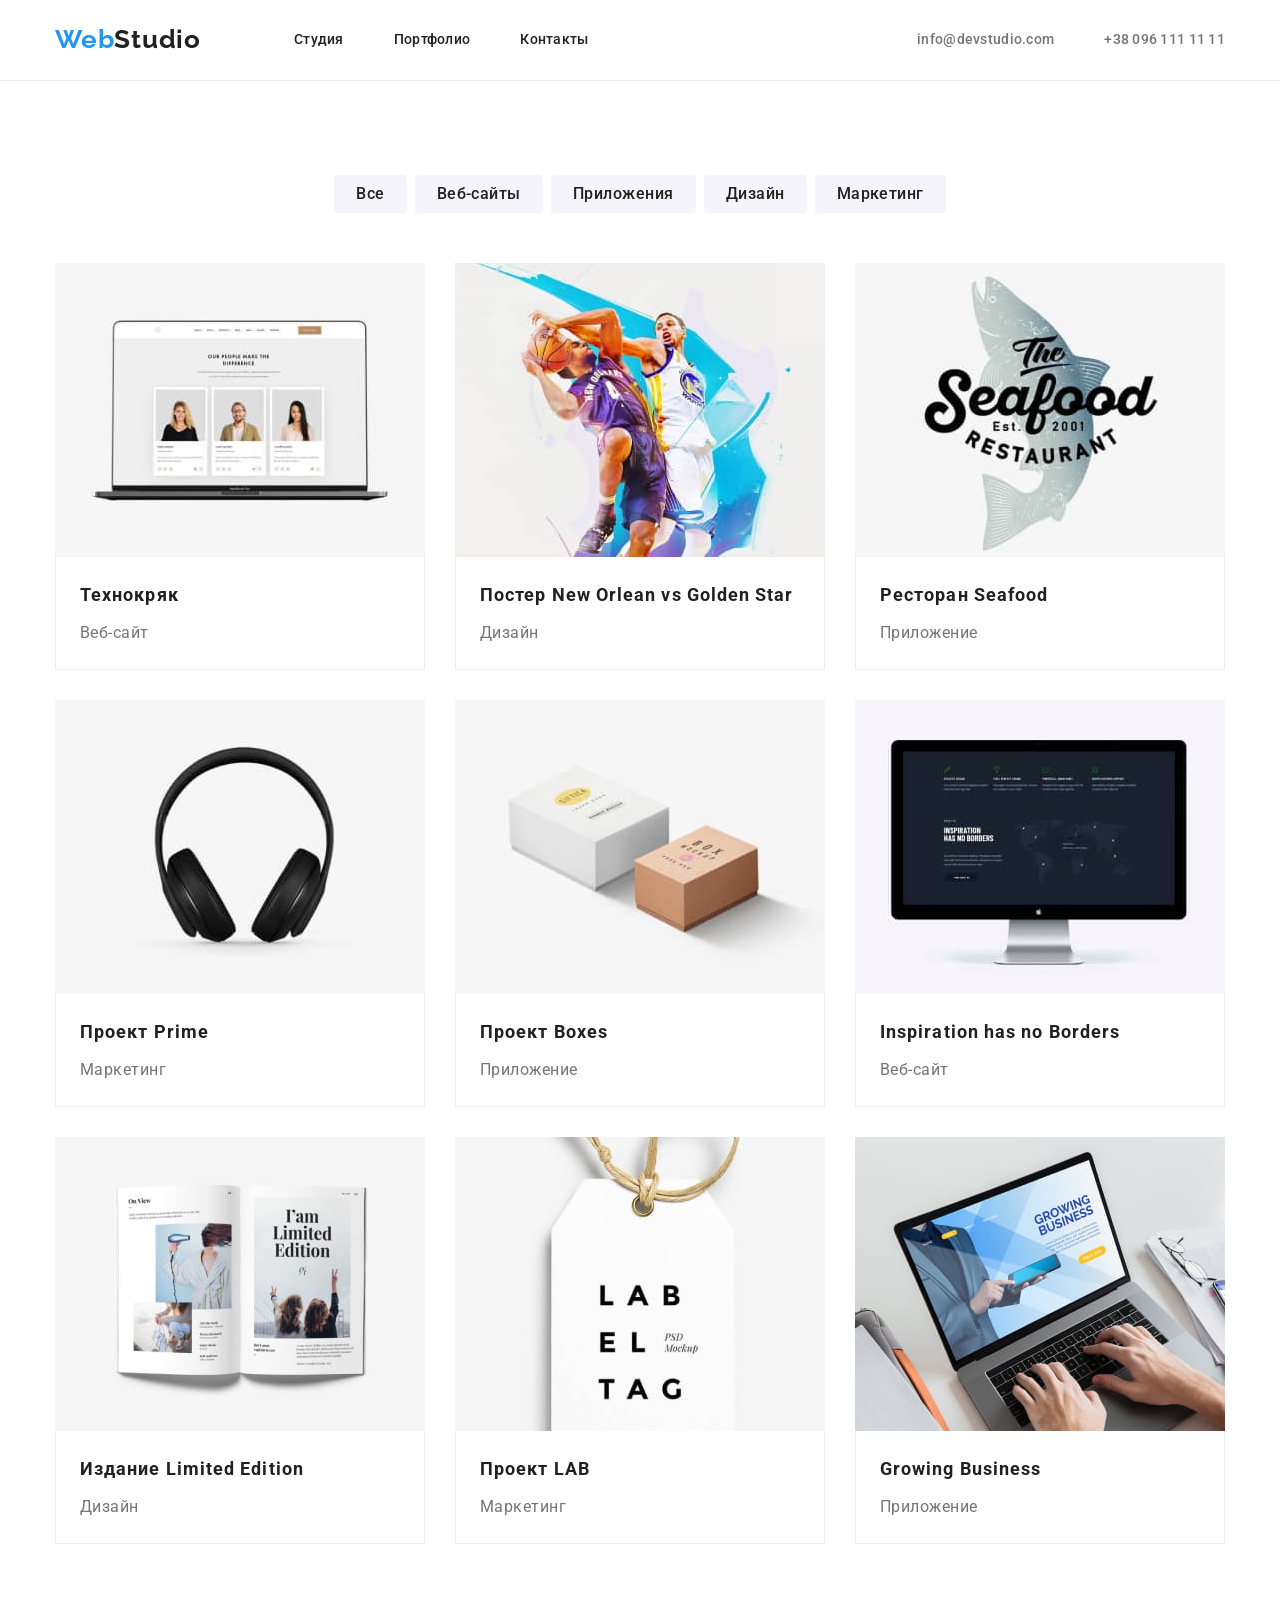
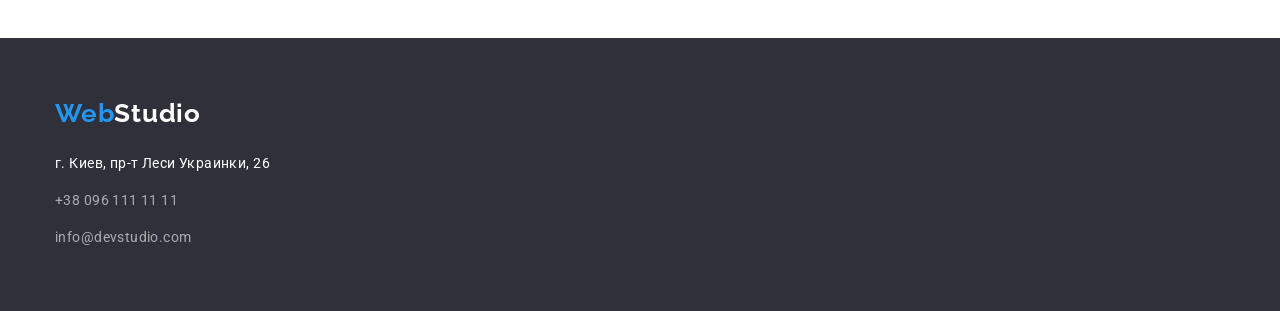
<file: portfolio.html>
<!DOCTYPE html>
<html lang="ru">
  <head>
    <meta charset="UTF-8" />
    <meta http-equiv="X-UA-Compatible" content="IE=edge" />
    <meta name="viewport" content="width=device-width, initial-scale=1.0" />
    <title>Document</title>

    <!--нормализация стилей-->
    <link
      rel="stylesheet"
      href="https://cdn.jsdelivr.net/npm/modern-normalize@1.1.0/modern-normalize.min.css"
    />

    <!--стили css-->
    <link rel="stylesheet" href="css/style.css" />

    <!--шрифты-->
    <link rel="preconnect" href="https://fonts.googleapis.com" />
    <link rel="preconnect" href="https://fonts.gstatic.com" crossorigin />
    <link
      href="https://fonts.googleapis.com/css2?family=Raleway:wght@700&family=Roboto:wght@400;500;700;900&display=swap"
      rel="stylesheet"
    />
  </head>

  <body>
    <header class="header">
      <div class="container header-container">
        <nav class="nav">
          <a class="header-list link" href="/"
            >Web<span class="header-list-logo">Studio</span></a
          >

          <ul class="nav-list list">
            <li class="nav-list-item"><a class="nav-link link" href="./index.html"> Студия </a></li>
            <li class="nav-list-item">
              <a class="nav-link link" href="./portfolio.html"> Портфолио </a>
            </li>
            <li><a class="nav-link link" href=""> Контакты </a></li>
          </ul>
        </nav>
        
          <ul class="header-info-txt list">
            <li class="header-info-item">
              <a class="header-info link" href="mailoto:info@devstudio.com"
                >info@devstudio.com</a
              >
            </li>
            <li>
              <a class="header-info link" href="tel:+380961111111"
                >+38 096 111 11 11</a
              >
            </li>
          </ul>
        
      </div>
    </header>

    <main>
      <section class="section">
        <div class="container">
        <h1 class="nav-title-portfolio">Навигация</h1>
        <ul class="buttun-list">
          <li class="button-portfolio list">
            <button class="button-portfolio-txt" type="button">Все</button>
          </li>
          <li class="button-portfolio list">
            <button class="button-portfolio-txt" type="button">
              Веб-сайты
            </button>
          </li>
          <li class="button-portfolio list">
            <button class="button-portfolio-txt" type="button">
              Приложения
            </button>
          </li>
          <li class="button-portfolio list">
            <button class="button-portfolio-txt" type="button">Дизайн</button>
          </li>
          <li class="button-portfolio list">
            <button class="button-portfolio-txt" type="button">
              Маркетинг
            </button>
          </li>
        </ul>

        <ul class="portfolio">
          <li class="potrfolio-cards list link">
            <a class="radious link" href=""
              ><img
                src="img/img.port.jpg"
                alt="Технокряк"
                width="370"
                height="294"
              />
              <div class="portfolio-cards">
              <h2 class="portfolio-title">Технокряк</h2>
              <p class="portfolio-discription">Веб-сайт</p>
              </div>
            </a>
          </li>

          <li class="potrfolio-cards list link">
            <a class="link" href="">
              <img
                src="img/img(1)(1).jpg"
                alt="Постер New Orlean vs Golden Star"
                width="370"
                height="294"
              />
              <div class="portfolio-cards">
              <h2 class="portfolio-title">Постер New Orlean vs Golden Star</h2>
              <p class="portfolio-discription">Дизайн</p>
              </div>
              </a
            >
          </li>

          <li class="potrfolio-cards list link">
            <a class="link" href=""
              ><img
                src="img/img(2)(1).jpg"
                alt="Логотип Seafood"
                width="370"
                height="294"
              />
              <div class="portfolio-cards">
              <h2 class="portfolio-title">Ресторан Seafood</h2>
              <p class="portfolio-discription">Приложение</p>
              </div>
            </a>
          </li>

          <li class="potrfolio-cards list link">
            <a class="link" href=""
              ><img
                src="img/img(3)(1).jpg"
                alt="Проект Prime"
                width="370"
                height="294"
              />
              <div class="portfolio-cards">
              <h2 class="portfolio-title">Проект Prime</h2>
              <p class="portfolio-discription">Маркетинг</p>
              </div>
              </a
            >
          </li>

          <li class="potrfolio-cards list link">
            <a class="link" href="">
              <img
                src="img/img(4)(1).jpg"
                alt=" Boxes"
                width="370"
                height="294"
              />
              <div class="portfolio-cards">
              <h2 class="portfolio-title">Проект Boxes</h2>
              <p class="portfolio-discription">Приложение</p>
              </div>
            </a>
          </li>

          <li class="potrfolio-cards list link">
            <a class="link" href=""
              ><img
                src="img/img(5)(1).jpg"
                alt="Компьютер"
                width="370"
                height="294"
              />
              <div class="portfolio-cards">
              <h2 class="portfolio-title">Inspiration has no Borders</h2>
              <p class="portfolio-discription">Веб-сайт</p>
              </div>
              </a
            >
          </li>

          <li class="potrfolio-cards list link">
            <a class="link" href="">
              <img
                src="img/img(6)(1).jpg"
                alt="Книга"
                width="370"
                height="294"
              />
              <div class="portfolio-cards">
              <h2 class="portfolio-title">Издание Limited Edition</h2>
              <p class="portfolio-discription">Дизайн</p>
              </div>
            </a>
          </li>

          <li class="potrfolio-cards list link">
            <a class="link" href=""
              ><img
                src="img/img(7)(1).jpg"
                alt="Lab"
                width="370"
                height="294"
              />
              <div class="portfolio-cards">
              <h2 class="portfolio-title">Проект LAB</h2>
              <p class="portfolio-discription">Маркетинг</p>
              </div>
              </a
            >
          </li>

          <li class="potrfolio-cards list link">
            <a class="link" href=""
              ><img
                src="img/img(8)(1).jpg"
                alt="Business"
                width="370"
                height="294"
              />
              <div class="portfolio-cards">
              <h2 class="portfolio-title">Growing Business</h2>
              <p class="portfolio-discription">Приложение</p>
              </div>
              </a
            >
          </li>
        </ul>
        </div>
      </section>
    </main>

      <footer class="footer">
      <div class="container">
        <a class="header-list-footer link" href="/"
          >Web<span class="footer-logo">Studio</span></a
        >
        <address class="footer-addres link">
          <ul class="footer-list list">
            <li class="footer-list-item">
              <a
                class="footer-item-first link"
                href="г. Киев, пр-т Леси Украинки, 26"
                >г. Киев, пр-т Леси Украинки, 26</a
              >
            </li>
            <li class="footer-list-item">
              <a class="footer-item link" href="tel:+380961111111"
                >+38 096 111 11 11</a
              >
            </li>
            <li class="footer-list-item">
              <a class="footer-item link" href="mailoto:info@devstudio.com"
                >info@devstudio.com</a
              >
            </li>
          </ul>
        </address>
      </div>
    </footer>
  </body>
</html>
</file>
<file: css/style.css>
/*font-family: 'Raleway', sans-serif;
font-family: 'Roboto', sans-serif;*/
:root {
  --first-txt-color: #ffffff;
  --title-txt-color: #212121;
  --main-txt-color: #757575;
  --footer-info-txt: rgba(255, 255, 255, 0.6);
  --accent-txt-color: #2196f3;
  --background-color: #2f303a;
  --background-color-team: #f5f4fa;

  --main-font: "Roboto", sans-serif;
  --second-font: "Raleway", sans-serif;
}

.list {
  padding-left: 0;
  margin-top: 0;
  margin-bottom: 0;
  list-style: none;
}
.link {
  text-decoration: none;
}

body {
  font-family: var(--main-font);
  font-size: 14px;
  line-height: 1.14;
  letter-spacing: 0.03em;
  color: var(--title-txt-color);
}

h1,
h2,
h3,
h4,
p {
  margin: 0;
  padding: 0;
}
ul {
  padding: 0;
  margin: 0;
}

.section {
  padding-top: 94px;
  padding-bottom: 94px;
}

.container {
  width: 1200px;
  padding-left: 15px;
  padding-right: 15px;
  margin-right: auto;
  margin-left: auto;
}

.header {
  border-bottom: var(--first-txt-color);
  background-color: var(--first-txt-color);
  border-bottom: 1px solid #ececec;
}

.header-info-txt {
  margin-left: auto;
  display: flex;
}

.header-ikon{
  fill: var(--main-txt-color);
  margin-right: 10px;
}



.nav {
  display: flex;
  align-items: center;
  align-items: center;
}

.nav-list {
  display: flex;
  align-items: center;
}
.nav-link {
  padding-top: 32px;
  padding-bottom: 32px;
  display: block;
}
.nav-list-item {
  margin-right: 50px;
}

.nav-link:last-child {
  margin-right: 0;
}

.header-container {
  display: flex;
  align-items: center;
}

.header-list {
  margin-right: 93px;
  padding-top: 24px;
  padding-bottom: 25px;
}

.header-info {
  padding-top: 32px;
  padding-bottom: 32px;
}

.header-info-item {
  margin-right: 50px;
}

.header-info:last-child {
  margin-right: 0;
}

.header-list {
  font-family: var(--second-font);
  font-style: normal;
  font-weight: bold;
  font-size: 26px;
  line-height: 1.2;

  letter-spacing: 0.03em;

  color: var(--accent-txt-color);
}
.header-list-logo {
  font-family: var(--second-font);
  font-style: normal;
  font-weight: bold;
  font-size: 26px;
  line-height: 1.2;

  letter-spacing: 0.03em;

  color: var(--title-txt-color);
}

.nav-link {
  font-weight: 500;
  font-size: 14px;
  line-height: 1.14;

  letter-spacing: 0.02em;

  color: var(--title-txt-color);
}
.nav-link:hover,
.nav-link:focus {
  color: var(--accent-txt-color);
}
.header-info {
  display: flex;
  align-items: center;
  font-weight: 500;
  font-size: 14px;
  line-height: 1.14;
  letter-spacing: 0.02em;

  color: var(--main-txt-color);
}


.header-info:hover,
.header-info:focus {
  color: var(--accent-txt-color);
}


.hero {
  align-items: center;
  padding-top: 200px;
  padding-bottom: 200px;
  text-align: center;

  background-color: var(--background-color);
}

.hero-title {
  width: 696px;
  margin: auto;

  font-family: Roboto;
  font-style: normal;
  font-weight: 900;
  font-size: 44px;
  line-height: 1.4;
  /* or 136% */

  text-align: center;
  letter-spacing: 0.06em;
  text-transform: uppercase;

  color: var(--first-txt-color);
}

.main_btn {
  margin-top: 30px;
  border: none;

  height: 50px;

  background: var(--accent-txt-color);
  box-shadow: 0px 4px 4px rgba(0, 0, 0, 0.15);
  border-radius: 4px;

  /* identical to box height, or 187% */

  color: var(--first-txt-color);
  cursor: pointer;
}

.button-txt {
  padding: 9px 31px;
  height: 30px;
  left: 732px;
  top: 440px;

  font-weight: bold;
  font-size: 16px;

  /* identical to box height, or 187% */
  font-family: Roboto;
  font-style: normal;

  display: flex;
  align-items: center;
  text-align: center;
  letter-spacing: 0.06em;
  line-height: 2;

  color: var(--first-txt-color);
}
.adds-title-main {
  visibility: hidden;
  position: absolute;
  width: 1px;
  height: 1px;
  margin: -1px;
  padding: 0;
  overflow: hidden;
  border: 0;
  clip: rect(0 0 0 0);
}

.adds-about {
  display: flex;
  align-items: center;
}

.adds-list {
  margin-right: 30px;
}
.adds-list:last-child {
  margin: 0;
}

.adds-title {
  margin-bottom: 10px;
  font-weight: bold;
  font-size: 14px;
  line-height: 1.14;
  letter-spacing: 0.03em;
  text-transform: uppercase;

  color: var(--title-txt-color);
}
.adds-text {
  width: 270px;
  height: 101px;
  font-size: 14px;
  line-height: 2;
  /* or 171% */
  letter-spacing: 0.03em;

  color: var(--main-txt-color);
}

.about {
  padding-top: 0;
}

.about-us {
  margin-bottom: 50px;

  font-weight: bold;
  font-size: 36px;
  line-height: 1.2;
  text-align: center;
  letter-spacing: 0.03em;

  color: var(--title-txt-color);
}

.about-us-list {
  display: flex;
  align-items: center;
}

.about-us-img {
  margin-right: 30px;
  display: block;
  height: auto;
  max-width: 100%;
}

.about-us-img:last-child {
  margin: 0;
}

.team {
  background-color: var(--background-color-team);
}
.team-title {
  margin-bottom: 50px;
  font-weight: bold;
  font-size: 36px;
  line-height: 1.2;
  text-align: center;
  letter-spacing: 0.03em;

  color: var(--title-txt-color);
}
.team-people {
  display: flex;
  align-items: center;
}

.team-people-img {
  text-align: center;
  margin-right: 30px;
  background: var(--first-txt-color);
  /* material shadow v1 */

  box-shadow: 0px 1px 3px rgba(0, 0, 0, 0.12), 0px 1px 1px rgba(0, 0, 0, 0.14),
    0px 2px 1px rgba(0, 0, 0, 0.2);
  border-radius: 0px 0px 4px 4px;
}
.team-people-img:last-child {
  margin: 0;
}

.team-names {
  font-weight: 500;
  font-size: 16px;
  line-height: 1.2;
  /* identical to box height */

  text-align: center;
  letter-spacing: 0.03em;

  color: var(--title-txt-color);
}

.team-work {
  margin-top: 10px;
  font-weight: normal;
  font-size: 16px;
  line-height: 1.2;
  /* identical to box height */

  text-align: center;
  letter-spacing: 0.03em;

  color: var(--main-txt-color);
}

.footer {
  padding-top: 60px;
  padding-bottom: 60px;

  background-color: var(--background-color);
}

.footer-logo {
  font-weight: bold;
  font-size: 26px;
  line-height: 1.2;
  /* identical to box height */

  letter-spacing: 0.03em;
  color: var(--first-txt-color);
}
.header-list-footer {
  margin-top: 60px;
  margin-bottom: 20px;
  font-family: Raleway;
  font-style: normal;
  font-weight: bold;
  font-size: 26px;
  line-height: 1.2;
  /* identical to box height */

  letter-spacing: 0.03em;

  color: var(--accent-txt-color);
}

.footer-addres {
  margin-top: 20px;
}

.footer-list-item {
  margin-bottom: 9px;
}
.footer-list-item:last-child {
  margin: 0;
}

.footer-item-first {
  font-style: normal;
  font-weight: normal;
  font-size: 14px;
  line-height: 2;
  /* or 171% */

  letter-spacing: 0.03em;

  color: var(--first-txt-color);
}
.footer-item {
  font-style: normal;
  font-weight: normal;
  font-size: 14px;
  line-height: 2;
  /* or 171% */

  letter-spacing: 0.03em;

  color: var(--footer-info-txt);
}

.nav-title-portfolio {
  visibility: hidden;
  position: absolute;
  width: 1px;
  height: 1px;
  margin: -1px;
  padding: 0;
  overflow: hidden;
  border: 0;
  clip: rect(0 0 0 0);
}
.portfolio-buttom {
  width: 73px;
  height: 38px;
  left: 495px;
  top: 174px;
}

.buttun-list {
  display: flex;
  align-items: center;
  justify-content: center;
  margin-bottom: 50px;
}

.button-portfolio {
  margin-right: 8px;
}

.button-portfolio-txt {
  border: 0 transparent;
  border-radius: 4px;
  padding: 6px 22px;
  color: var(--title-txt-color);
  background-color: var(--background-color-team);
  font-family: Roboto, sans-serif;
  font-weight: 500;
  font-size: 16px;
  line-height: 1.6;
  letter-spacing: 0.03em;
}

.button-portfolio-txt:hover,
.button-portfolio-txt:focus {
  background-color: var(--accent-txt-color);
  color: var(--primary-white-color);
  box-shadow: 0 2px 2px rgba(0, 0, 0, 0.12), 0 1px 2px rgba(0, 0, 0, 0.08),
    0 3px 1px rgba(0, 0, 0, 0.1);
  cursor: pointer;
  color: var(--first-txt-color);
}

.portfolio-title {
  margin-bottom: 4px;
  font-style: normal;
  font-weight: bold;
  font-size: 18px;
  line-height: 2;
  /* identical to box height, or 200% */

  letter-spacing: 0.06em;
  color: var(--title-txt-color);
}
.portfolio-discription {
  font-style: normal;
  font-weight: normal;
  font-size: 16px;
  line-height: 2;
  /* identical to box height, or 187% */

  letter-spacing: 0.03em;
  color: var(--main-txt-color);
}

.portfolio {
  display: flex;
  flex-wrap: wrap;
}
.potrfolio-cards {
  margin-right: 30px;
  margin-bottom: 30px;
}

.portfolio-cards {
  padding: 20px 24px 20px 24px;
  border-bottom: 1px solid #eeeeee;
  border-left: 1px solid #eeeeee;
  border-right: 1px solid #eeeeee;
}

.potrfolio-cards:nth-child(3n + 3) {
  margin-right: 0px;
}
li:last-child {
  margin-right: 0px;
}
img {
  display: block;
  max-width: 100%;
  height: auto;
}
.team-people-info {
  padding-top: 30px;
  padding-bottom: 30px;
}

.potrfolio-cards:nth-last-child(-n + 3) {
  margin-bottom: 0;
}

.overlay {
  max-width: 1600px;
  margin-left: auto;
  margin-right: auto;
  background-image: linear-gradient(
      to right,
      rgba(47, 48, 58, 0.4),
      rgba(47, 48, 58, 0.4)
    ),
    url("../img/bgr(9)(1).jpg");
  background-repeat: no-repeat;
  background-position: center;
  background-size: cover;
  height: 600px;
}
/*
.adds-list::before {
  content: "";
  display: block;
  background: #f5f4fa;
  border-radius: 4px;
  height: 120px;
  margin-bottom: 30px;
  background-repeat: no-repeat;
  background-position: center;
  background-size: auto;
}
*/
.box{
  
  margin-right: 30px;
  display: inline-block;
  
  width: 267px;
  height: 120px;
  margin-bottom: 30px;
  padding: 40px;
  background-color: #F5F4FA;
  border-radius: 4px;
}

.box:nth-child(5n){
  margin-right:0px;
}

.social {
  display: flex;
  justify-content: center;
  align-items: center;
  
}
.social-item:not(:last-child) {
  margin-right: 10px;
  background-size: contain ;
}
.social-link {
  
  background-color: var(--first-txt-color);
}
.team-icons {

  width: 44px;
  height: 44px;
  fill: #afb1b8;
  border-radius: 50%;
  
}
.social-link:hover .team-icons,
.social-link:focus .team-icons {
  background-color: var(--accent-txt-color);
  fill: var(--first-txt-color);
}

.header-ikon:hover,
.header-ikon:focus{
  fill: var(--accent-txt-color);
}
</file>
